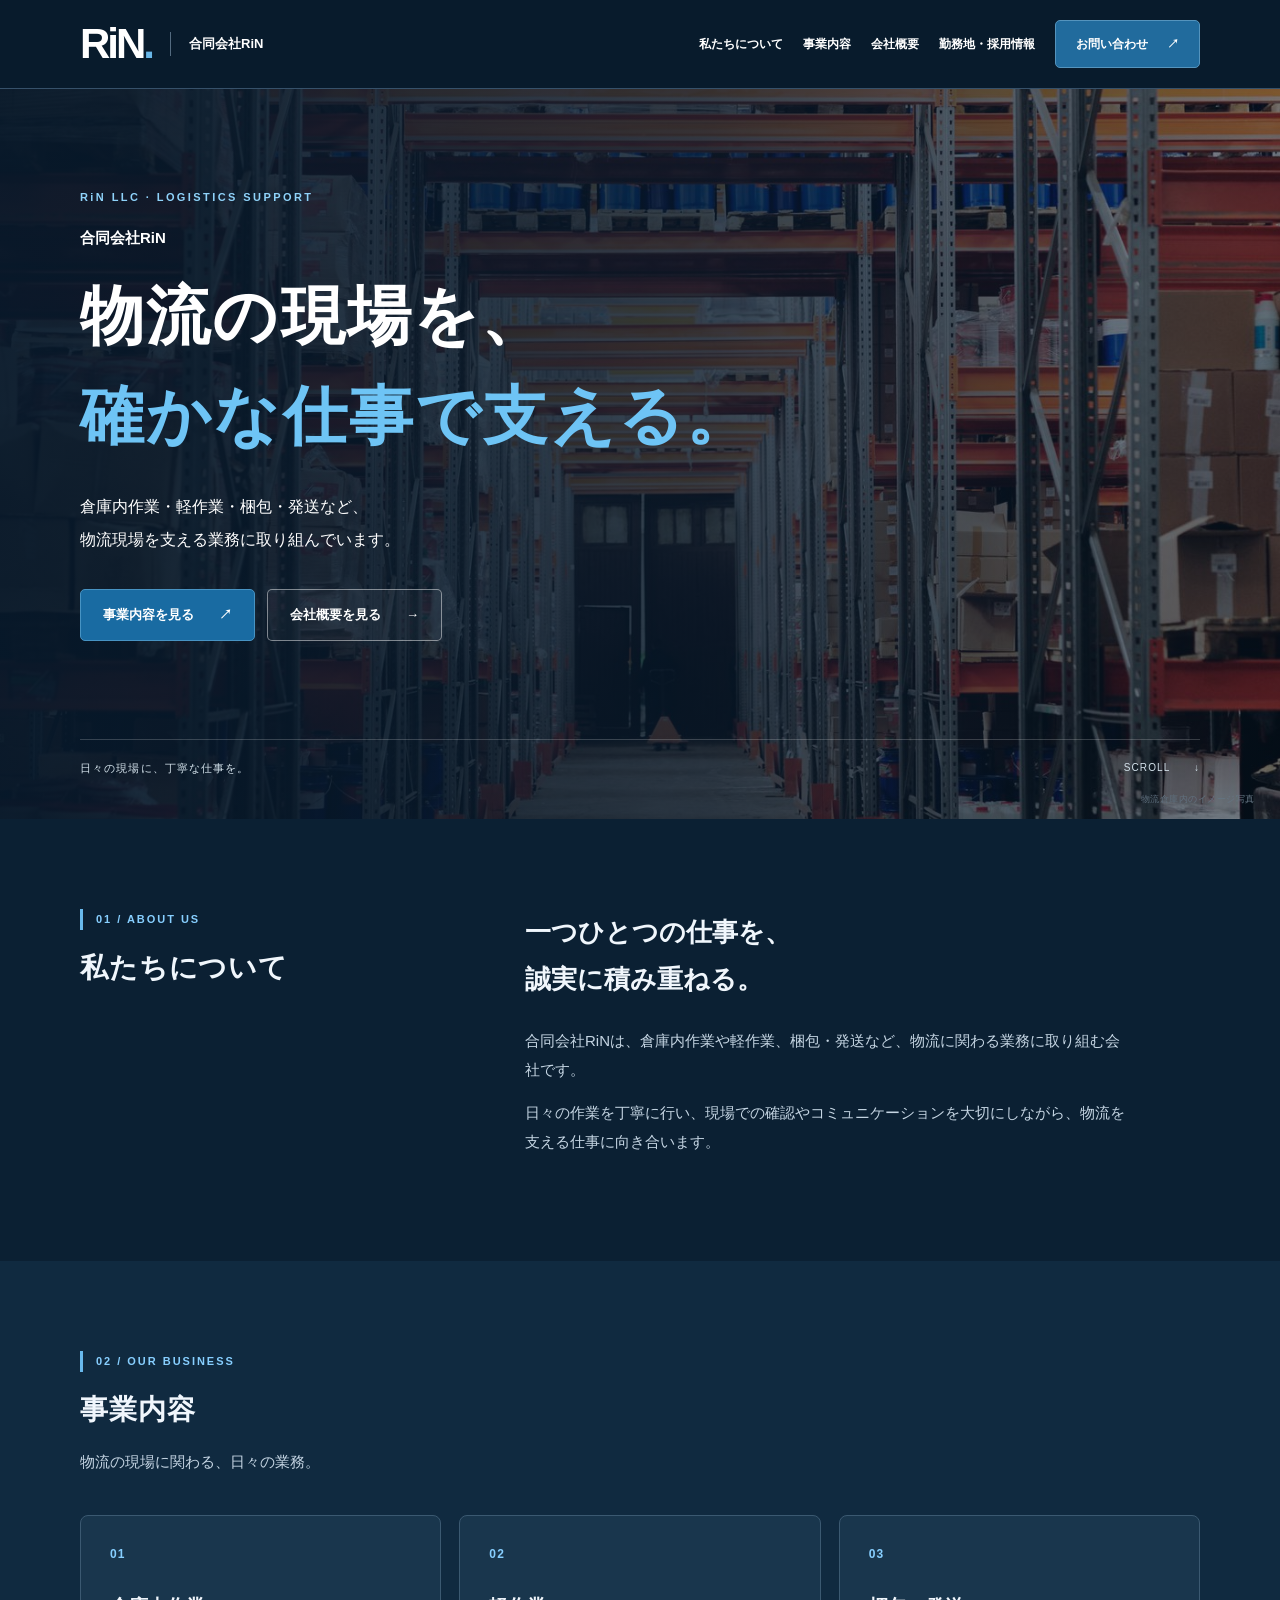
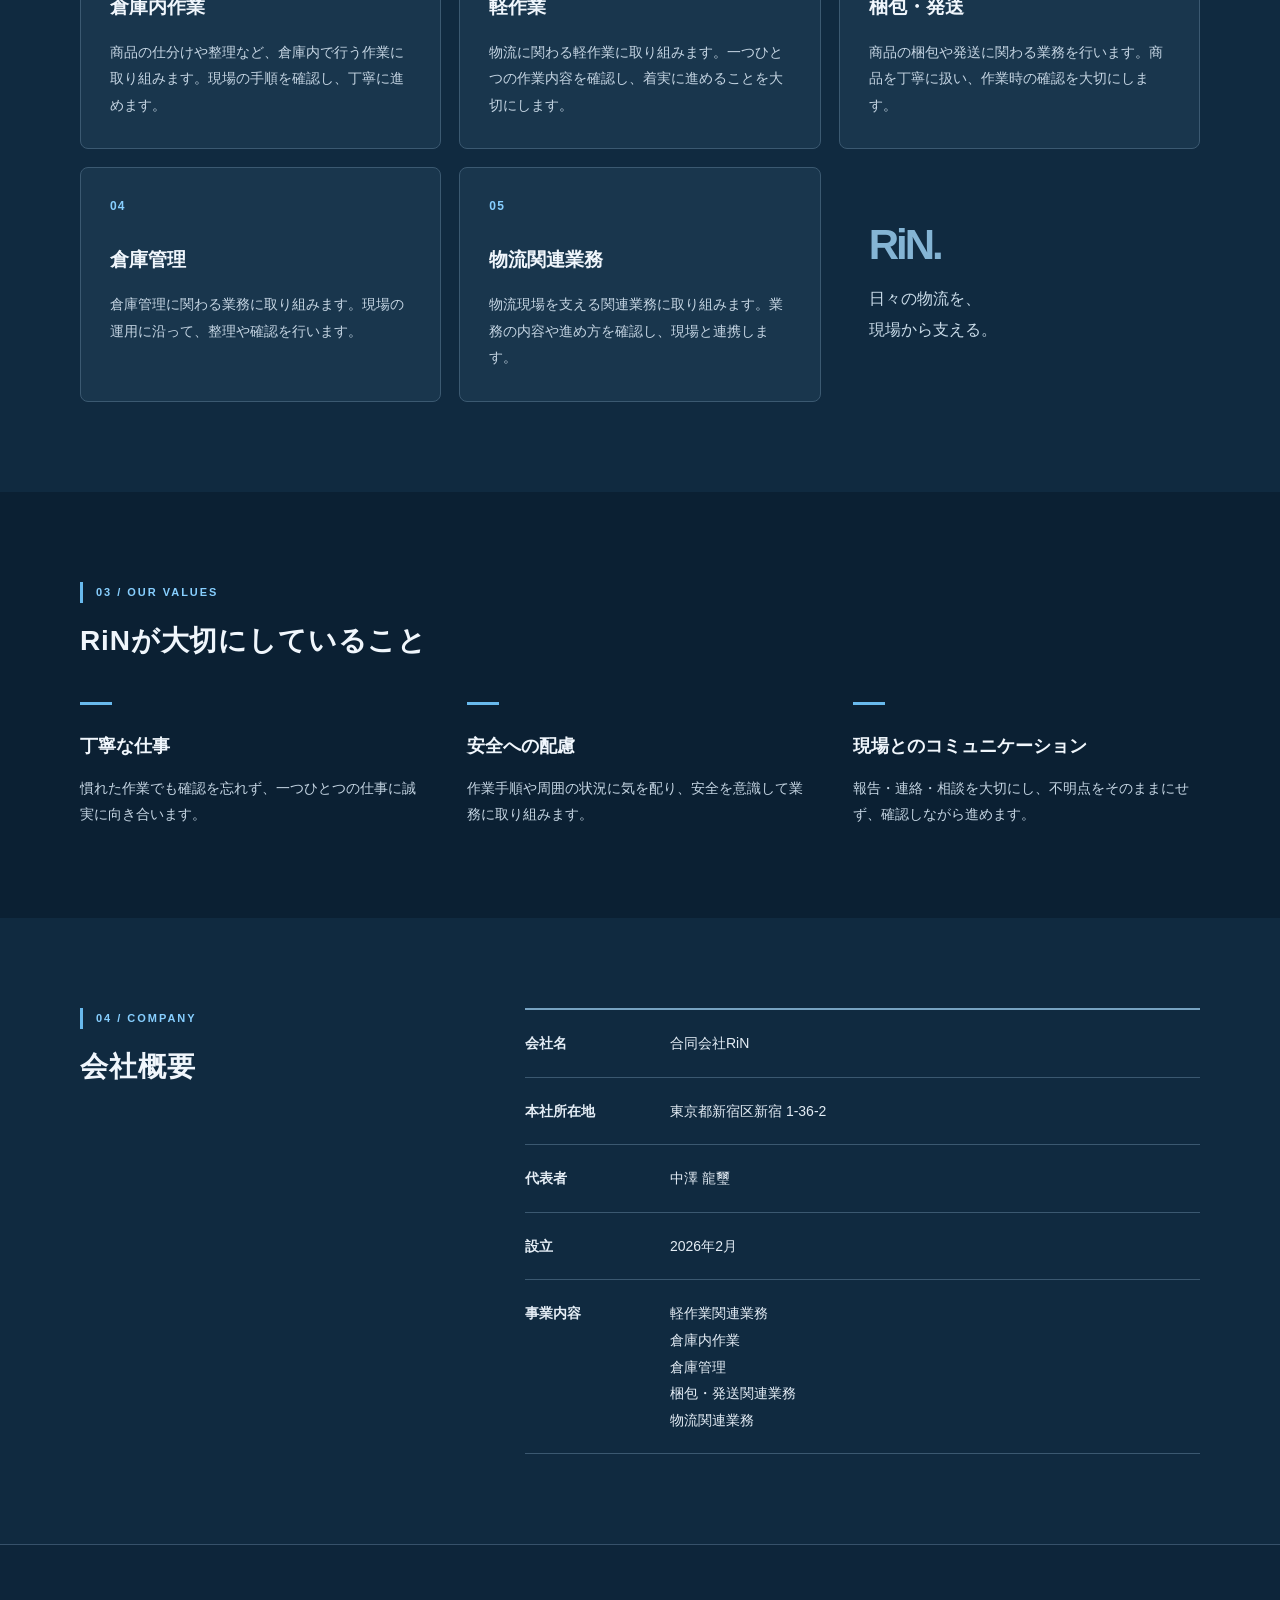
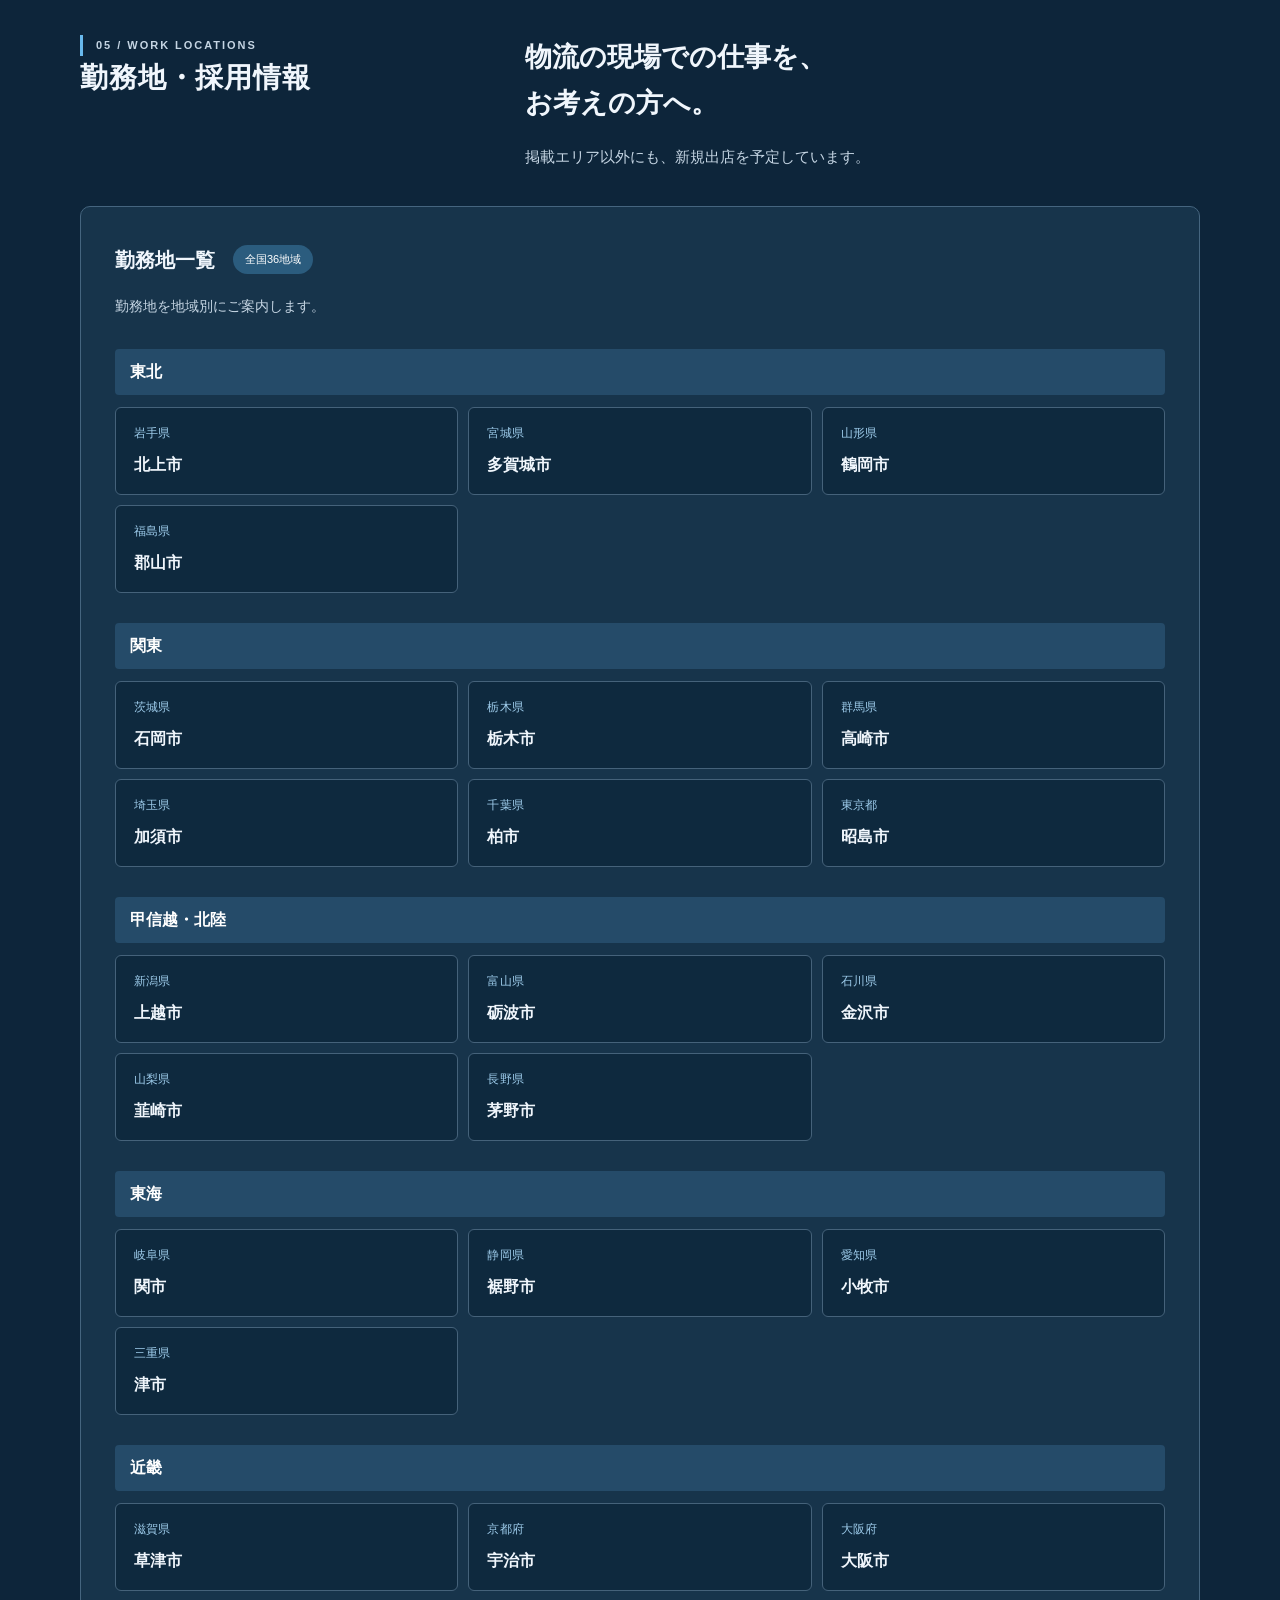
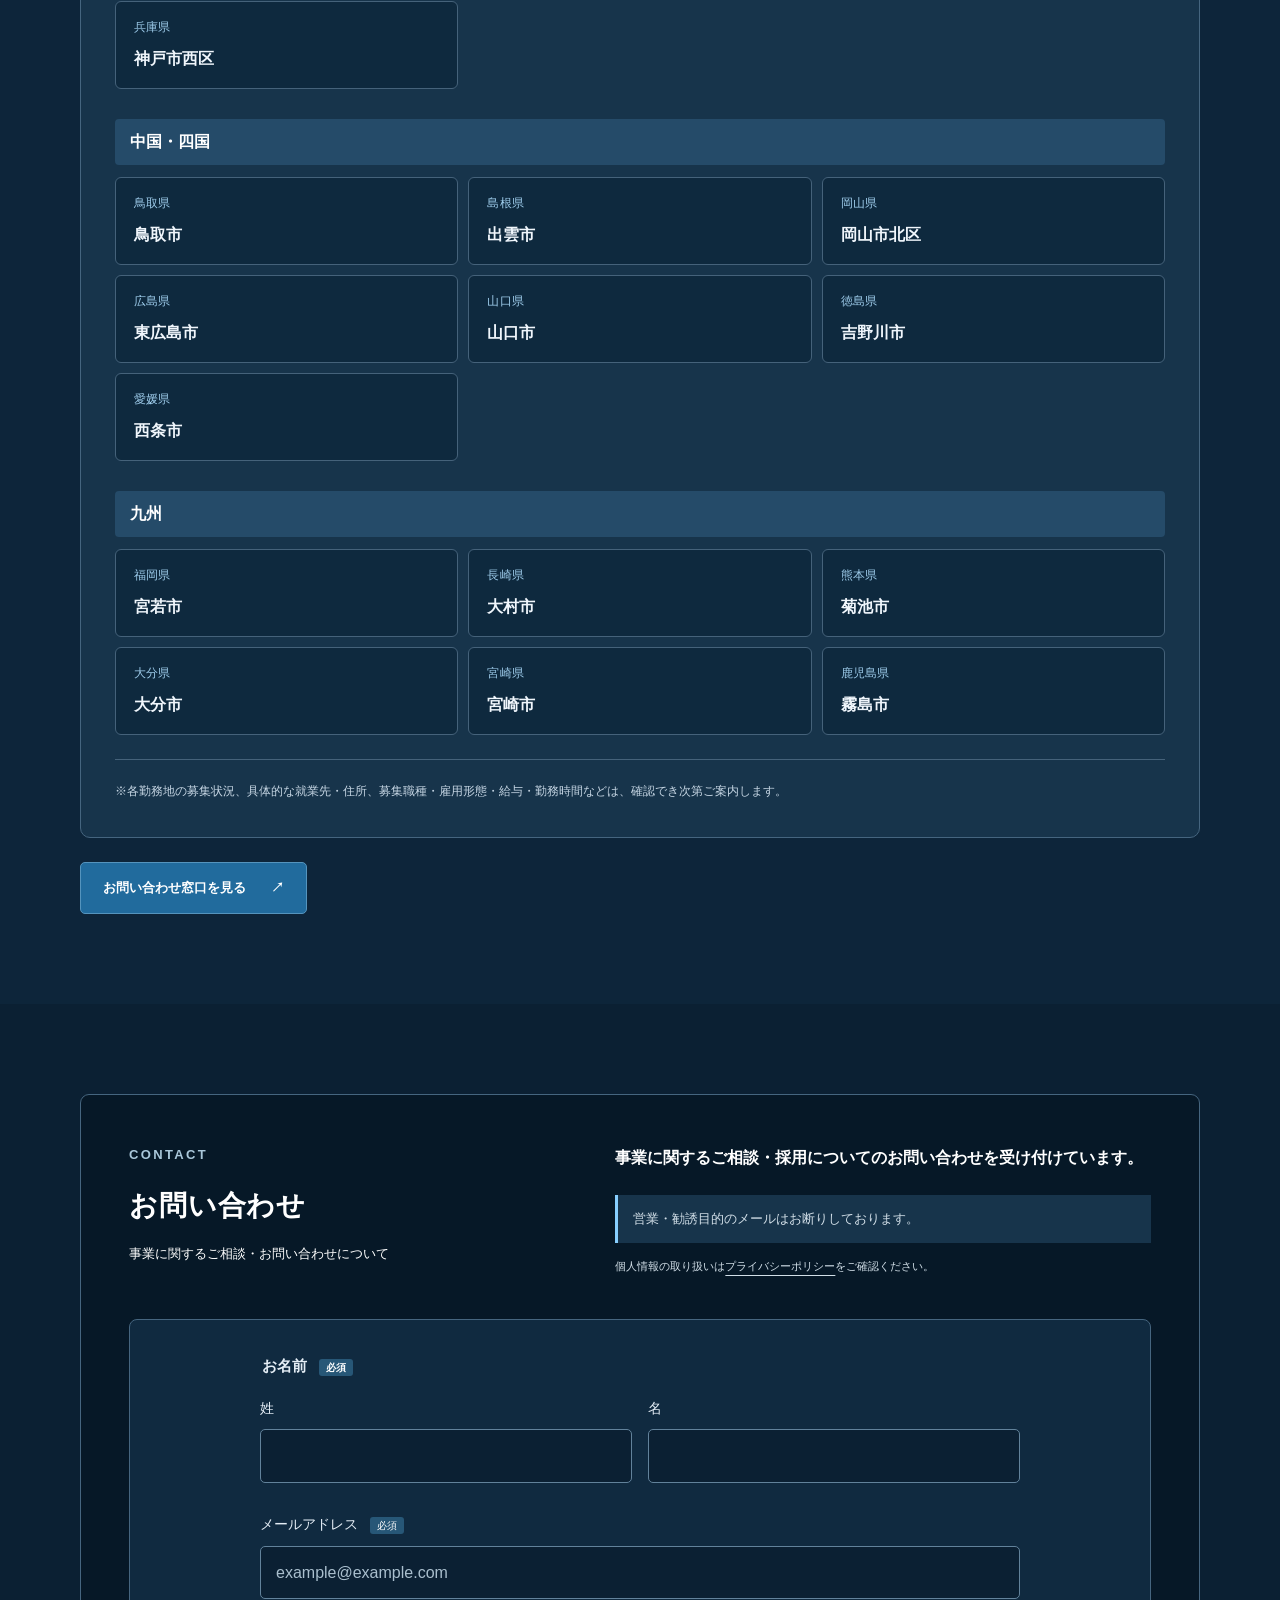
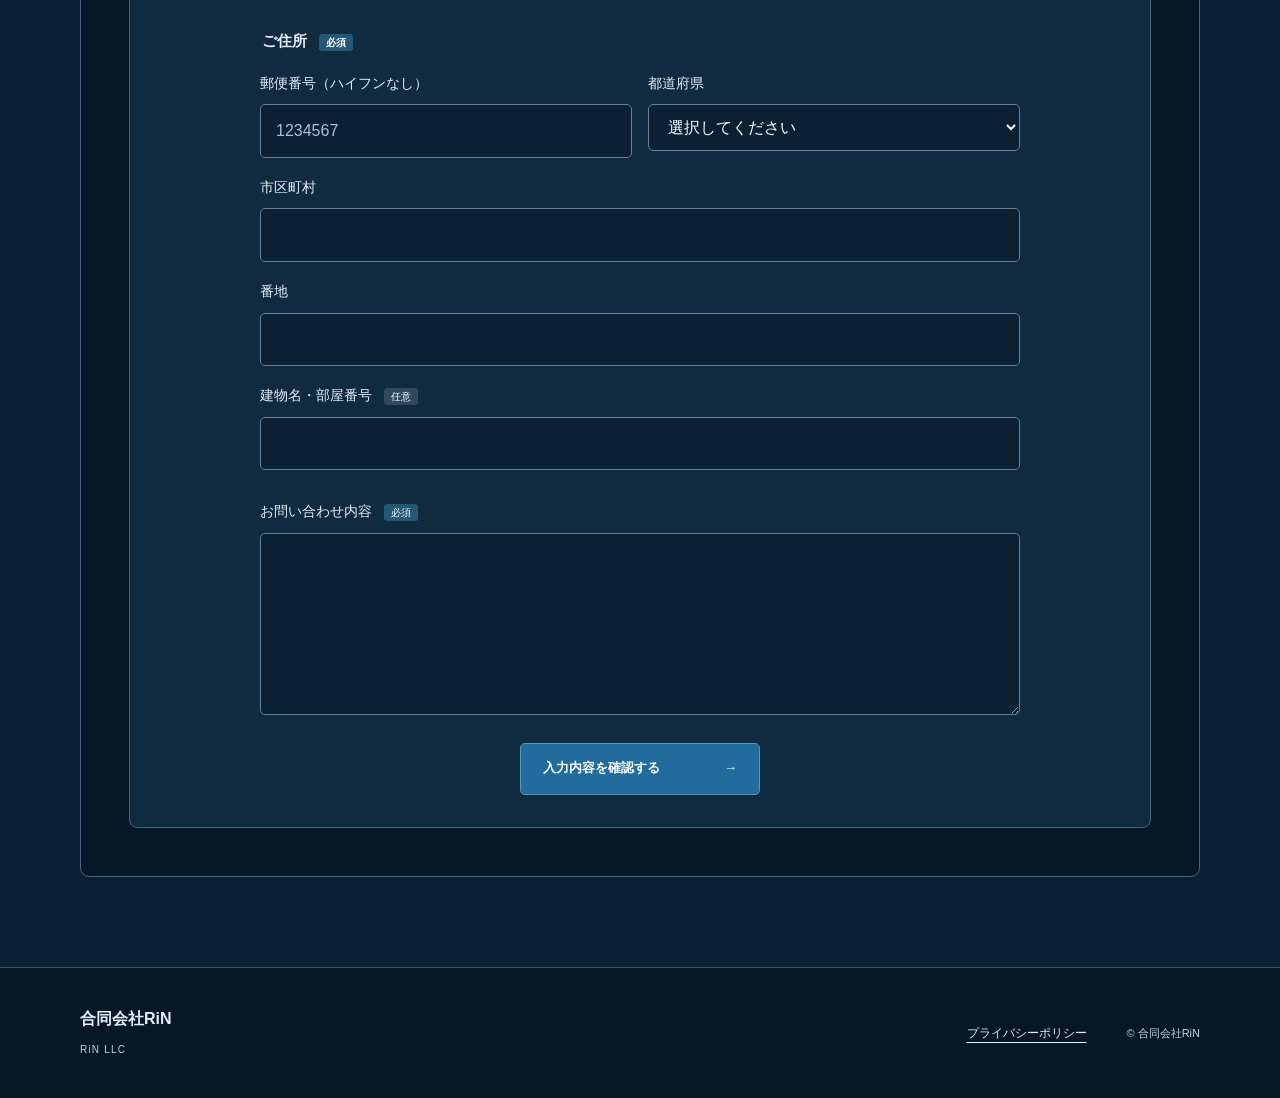
<file: index.html>
<!doctype html>
<html lang="ja">
<head>
  <meta charset="UTF-8">
  <meta name="viewport" content="width=device-width, initial-scale=1">
  <title>合同会社RiN｜倉庫内作業・軽作業・物流関連業務</title>
  <meta name="description" content="合同会社RiN（RiN LLC）は、倉庫内作業・軽作業・倉庫管理・梱包・発送など、物流現場を支える業務に取り組んでいます。事業内容と会社概要をご紹介します。">
  <link rel="canonical" href="https://ri-n1.com/">
  <meta property="og:type" content="website">
  <meta property="og:locale" content="ja_JP">
  <meta property="og:site_name" content="合同会社RiN">
  <meta property="og:title" content="合同会社RiN｜物流の現場を、確かな仕事で支える。">
  <meta property="og:description" content="倉庫内作業・軽作業・梱包・発送など、物流現場を支える業務に取り組んでいます。">
  <meta property="og:url" content="https://ri-n1.com/">
  <!-- OGP画像を追加する場合：assets/images/ogp.png を用意し、og:image に絶対URLを設定してください。 -->
  <link rel="icon" type="image/svg+xml" href="assets/images/favicon.svg">
  <link rel="stylesheet" href="css/style.css">
  <script src="js/main.js" defer></script>
</head>
<body>
<a class="skip-link" href="#main">本文へ移動</a>
<header class="site-header">
  <div class="container header-inner">
    <a class="brand" href="./" aria-label="合同会社RiN トップ"><span class="wordmark">RiN<span class="brand-dot">.</span></span><span class="brand-name">合同会社RiN</span></a>
    <button class="menu-toggle" type="button" aria-expanded="false" aria-controls="site-nav" hidden><span class="menu-lines" aria-hidden="true"></span><span class="menu-label">メニュー</span></button>
    <nav id="site-nav" aria-label="メインナビゲーション"><a href="#about">私たちについて</a><a href="#services">事業内容</a><a href="#company">会社概要</a><a href="#recruit">勤務地・採用情報</a><a class="nav-contact" href="#contact">お問い合わせ <span aria-hidden="true">↗</span></a></nav>
  </div>
</header>
<main id="main">
  <section class="hero hero-immersive" aria-labelledby="hero-title">
    <div class="container hero-inner">
      <div class="hero-copy"><p class="eyebrow">RiN LLC · LOGISTICS SUPPORT</p><p class="hero-company">合同会社RiN</p><h1 id="hero-title">物流の現場を、<br><span class="hero-accent">確かな仕事で支える。</span></h1><p class="hero-description">倉庫内作業・軽作業・梱包・発送など、<br class="desktop-break">物流現場を支える業務に取り組んでいます。</p><div class="actions"><a class="button primary" href="#services">事業内容を見る <span aria-hidden="true">↗</span></a><a class="button secondary" href="#company">会社概要を見る <span aria-hidden="true">→</span></a></div></div>
      <figure class="hero-photo"><img src="assets/images/warehouse.jpg" alt="商品を載せた保管棚と通路が並ぶ物流倉庫内のイメージ" width="1400" height="2100" fetchpriority="high"><figcaption>物流倉庫内のイメージ写真</figcaption></figure>
    </div>
    <div class="hero-bottom container"><span>日々の現場に、丁寧な仕事を。</span><a href="#about">SCROLL <span aria-hidden="true">↓</span></a></div>
  </section>
  <section id="about" class="section container about-section" aria-labelledby="about-title"><div class="section-heading"><p class="eyebrow">01 / ABOUT US</p><h2 id="about-title">私たちについて</h2></div><div class="about-copy"><h3>一つひとつの仕事を、<br>誠実に積み重ねる。</h3><p>合同会社RiNは、倉庫内作業や軽作業、梱包・発送など、物流に関わる業務に取り組む会社です。</p><p>日々の作業を丁寧に行い、現場での確認やコミュニケーションを大切にしながら、物流を支える仕事に向き合います。</p></div></section>
  <section id="services" class="section services-section" aria-labelledby="services-title"><div class="container"><div class="section-heading"><p class="eyebrow">02 / OUR BUSINESS</p><h2 id="services-title">事業内容</h2><p>物流の現場に関わる、日々の業務。</p></div><div class="service-grid">
    <article class="service-card"><span class="service-number">01</span><h3>倉庫内作業</h3><p>商品の仕分けや整理など、倉庫内で行う作業に取り組みます。現場の手順を確認し、丁寧に進めます。</p></article>
    <article class="service-card"><span class="service-number">02</span><h3>軽作業</h3><p>物流に関わる軽作業に取り組みます。一つひとつの作業内容を確認し、着実に進めることを大切にします。</p></article>
    <article class="service-card"><span class="service-number">03</span><h3>梱包・発送</h3><p>商品の梱包や発送に関わる業務を行います。商品を丁寧に扱い、作業時の確認を大切にします。</p></article>
    <article class="service-card"><span class="service-number">04</span><h3>倉庫管理</h3><p>倉庫管理に関わる業務に取り組みます。現場の運用に沿って、整理や確認を行います。</p></article>
    <article class="service-card"><span class="service-number">05</span><h3>物流関連業務</h3><p>物流現場を支える関連業務に取り組みます。業務の内容や進め方を確認し、現場と連携します。</p></article>
    <div class="service-note"><span class="small-wordmark" aria-hidden="true">RiN.</span><p>日々の物流を、<br>現場から支える。</p></div>
  </div></div></section>
  <section class="section container" aria-labelledby="values-title"><div class="section-heading"><p class="eyebrow">03 / OUR VALUES</p><h2 id="values-title">RiNが大切にしていること</h2></div><div class="values-grid"><article><span class="value-line" aria-hidden="true"></span><h3>丁寧な仕事</h3><p>慣れた作業でも確認を忘れず、一つひとつの仕事に誠実に向き合います。</p></article><article><span class="value-line" aria-hidden="true"></span><h3>安全への配慮</h3><p>作業手順や周囲の状況に気を配り、安全を意識して業務に取り組みます。</p></article><article><span class="value-line" aria-hidden="true"></span><h3>現場とのコミュニケーション</h3><p>報告・連絡・相談を大切にし、不明点をそのままにせず、確認しながら進めます。</p></article></div></section>
  <section id="company" class="section company-section" aria-labelledby="company-title"><div class="container company-inner"><div class="section-heading"><p class="eyebrow">04 / COMPANY</p><h2 id="company-title">会社概要</h2></div><dl class="company-table"><div><dt>会社名</dt><dd>合同会社RiN</dd></div><!-- 会社情報の編集箇所：本社所在地・代表者・設立。変更時は以下のdd内を編集してください。 --><div><dt>本社所在地</dt><dd>東京都新宿区新宿 1-36-2</dd></div><div><dt>代表者</dt><dd>中澤 龍璽</dd></div><div><dt>設立</dt><dd>2026年2月</dd></div><div><dt>事業内容</dt><dd>軽作業関連業務<br>倉庫内作業<br>倉庫管理<br>梱包・発送関連業務<br>物流関連業務</dd></div></dl></div></section>
  <section id="recruit" class="section recruit-section" aria-labelledby="recruit-title"><div class="container"><div class="recruit-intro"><div class="section-heading"><p class="eyebrow">05 / WORK LOCATIONS</p><h2 id="recruit-title">勤務地・採用情報</h2></div><div><h3>物流の現場での仕事を、<br>お考えの方へ。</h3><p>掲載エリア以外にも、新規出店を予定しています。</p></div></div><div class="location-panel"><div class="location-header"><h3>勤務地一覧</h3><span class="status-badge">全国36地域</span></div><p>勤務地を地域別にご案内します。</p><!-- 勤務地の編集箇所：地域ごとのliを編集・追加してください。 --><section class="location-group" aria-label="東北の勤務地"><h4>東北</h4><ul class="location-list"><li><span>岩手県</span>北上市</li><li><span>宮城県</span>多賀城市</li><li><span>山形県</span>鶴岡市</li><li><span>福島県</span>郡山市</li></ul></section><section class="location-group" aria-label="関東の勤務地"><h4>関東</h4><ul class="location-list"><li><span>茨城県</span>石岡市</li><li><span>栃木県</span>栃木市</li><li><span>群馬県</span>高崎市</li><li><span>埼玉県</span>加須市</li><li><span>千葉県</span>柏市</li><li><span>東京都</span>昭島市</li></ul></section><section class="location-group" aria-label="甲信越・北陸の勤務地"><h4>甲信越・北陸</h4><ul class="location-list"><li><span>新潟県</span>上越市</li><li><span>富山県</span>砺波市</li><li><span>石川県</span>金沢市</li><li><span>山梨県</span>韮崎市</li><li><span>長野県</span>茅野市</li></ul></section><section class="location-group" aria-label="東海の勤務地"><h4>東海</h4><ul class="location-list"><li><span>岐阜県</span>関市</li><li><span>静岡県</span>裾野市</li><li><span>愛知県</span>小牧市</li><li><span>三重県</span>津市</li></ul></section><section class="location-group" aria-label="近畿の勤務地"><h4>近畿</h4><ul class="location-list"><li><span>滋賀県</span>草津市</li><li><span>京都府</span>宇治市</li><li><span>大阪府</span>大阪市</li><li><span>兵庫県</span>神戸市西区</li></ul></section><section class="location-group" aria-label="中国・四国の勤務地"><h4>中国・四国</h4><ul class="location-list"><li><span>鳥取県</span>鳥取市</li><li><span>島根県</span>出雲市</li><li><span>岡山県</span>岡山市北区</li><li><span>広島県</span>東広島市</li><li><span>山口県</span>山口市</li><li><span>徳島県</span>吉野川市</li><li><span>愛媛県</span>西条市</li></ul></section><section class="location-group" aria-label="九州の勤務地"><h4>九州</h4><ul class="location-list"><li><span>福岡県</span>宮若市</li><li><span>長崎県</span>大村市</li><li><span>熊本県</span>菊池市</li><li><span>大分県</span>大分市</li><li><span>宮崎県</span>宮崎市</li><li><span>鹿児島県</span>霧島市</li></ul></section><p class="location-note">※各勤務地の募集状況、具体的な就業先・住所、募集職種・雇用形態・給与・勤務時間などは、確認でき次第ご案内します。</p></div><a class="button primary recruit-contact" href="#contact">お問い合わせ窓口を見る <span aria-hidden="true">↗</span></a></div></section>
  <section id="contact" class="section container" aria-labelledby="contact-title"><div class="contact-panel contact-panel-embedded"><div><p class="eyebrow">CONTACT</p><h2 id="contact-title">お問い合わせ</h2><p>事業に関するご相談・お問い合わせについて</p></div><div class="contact-details"><p class="contact-status">事業に関するご相談・採用についてのお問い合わせを受け付けています。</p><p class="contact-sales-notice">営業・勧誘目的のメールはお断りしております。</p><p class="contact-privacy">個人情報の取り扱いは<a href="privacy.html">プライバシーポリシー</a>をご確認ください。</p></div><div class="contact-form-wrap native-form-wrap"><form id="rin-contact-form" class="rin-contact-form" action="https://ssl.form-mailer.jp/fms/0dc1958a892070/submissions/confirm" method="post" target="rin-contact-result" accept-charset="UTF-8"><input type="hidden" name="validated" value="0"><fieldset><legend>お名前 <span class="required-mark">必須</span></legend><div class="form-two-columns"><label for="contact-sei">姓<input id="contact-sei" name="field_7804465_sei" required maxlength="2500" autocomplete="family-name"></label><label for="contact-mei">名<input id="contact-mei" name="field_7804465_mei" required maxlength="2500" autocomplete="given-name"></label></div></fieldset><label for="contact-mail">メールアドレス <span class="required-mark">必須</span><input id="contact-mail" name="field_7804466" type="email" required maxlength="2500" autocomplete="email" placeholder="example@example.com"></label><fieldset><legend>ご住所 <span class="required-mark">必須</span></legend><div class="form-two-columns"><label for="contact-zip">郵便番号（ハイフンなし）<input id="contact-zip" name="field_7804469_zip" required pattern="[0-9]{7}" maxlength="7" inputmode="numeric" autocomplete="postal-code" placeholder="1234567"></label><label for="contact-pref">都道府県<select id="contact-pref" name="field_7804469_pref" required autocomplete="address-level1"><option value="">選択してください</option><option value="北海道">北海道</option><option value="青森県">青森県</option><option value="岩手県">岩手県</option><option value="宮城県">宮城県</option><option value="秋田県">秋田県</option><option value="山形県">山形県</option><option value="福島県">福島県</option><option value="茨城県">茨城県</option><option value="栃木県">栃木県</option><option value="群馬県">群馬県</option><option value="埼玉県">埼玉県</option><option value="千葉県">千葉県</option><option value="東京都">東京都</option><option value="神奈川県">神奈川県</option><option value="新潟県">新潟県</option><option value="富山県">富山県</option><option value="石川県">石川県</option><option value="福井県">福井県</option><option value="山梨県">山梨県</option><option value="長野県">長野県</option><option value="岐阜県">岐阜県</option><option value="静岡県">静岡県</option><option value="愛知県">愛知県</option><option value="三重県">三重県</option><option value="滋賀県">滋賀県</option><option value="京都府">京都府</option><option value="大阪府">大阪府</option><option value="兵庫県">兵庫県</option><option value="奈良県">奈良県</option><option value="和歌山県">和歌山県</option><option value="鳥取県">鳥取県</option><option value="島根県">島根県</option><option value="岡山県">岡山県</option><option value="広島県">広島県</option><option value="山口県">山口県</option><option value="徳島県">徳島県</option><option value="香川県">香川県</option><option value="愛媛県">愛媛県</option><option value="高知県">高知県</option><option value="福岡県">福岡県</option><option value="佐賀県">佐賀県</option><option value="長崎県">長崎県</option><option value="熊本県">熊本県</option><option value="大分県">大分県</option><option value="宮崎県">宮崎県</option><option value="鹿児島県">鹿児島県</option><option value="沖縄県">沖縄県</option><option value="その他">その他</option></select></label></div><label for="contact-city">市区町村<input id="contact-city" name="field_7804469_city" required maxlength="250" autocomplete="address-level2"></label><label for="contact-block">番地<input id="contact-block" name="field_7804469_block" required maxlength="250" autocomplete="address-line1"></label><label for="contact-building">建物名・部屋番号 <span class="optional-mark">任意</span><input id="contact-building" name="field_7804469_building" maxlength="250" autocomplete="address-line2"></label></fieldset><label for="contact-message">お問い合わせ内容 <span class="required-mark">必須</span><textarea id="contact-message" name="field_7804471" rows="6" required></textarea></label><button type="submit" class="button primary">入力内容を確認する <span aria-hidden="true">→</span></button></form><div id="rin-contact-result-panel" hidden><h3 tabindex="-1" id="rin-result-heading">お問い合わせ内容の確認</h3><p>内容をご確認のうえ、画面内の送信ボタンで送信してください。</p><iframe name="rin-contact-result" title="お問い合わせ内容の確認・送信結果" class="contact-form-frame" width="100%" height="1500"></iframe><button type="button" id="rin-contact-edit" class="button secondary">入力画面に戻る</button></div></div></div></section>
</main>
<footer class="site-footer"><div class="container footer-inner"><div><span class="footer-name">合同会社RiN</span><span class="footer-en">RiN LLC</span></div><a href="privacy.html">プライバシーポリシー</a><small>© 合同会社RiN</small></div></footer>
</body>
</html>
</file>
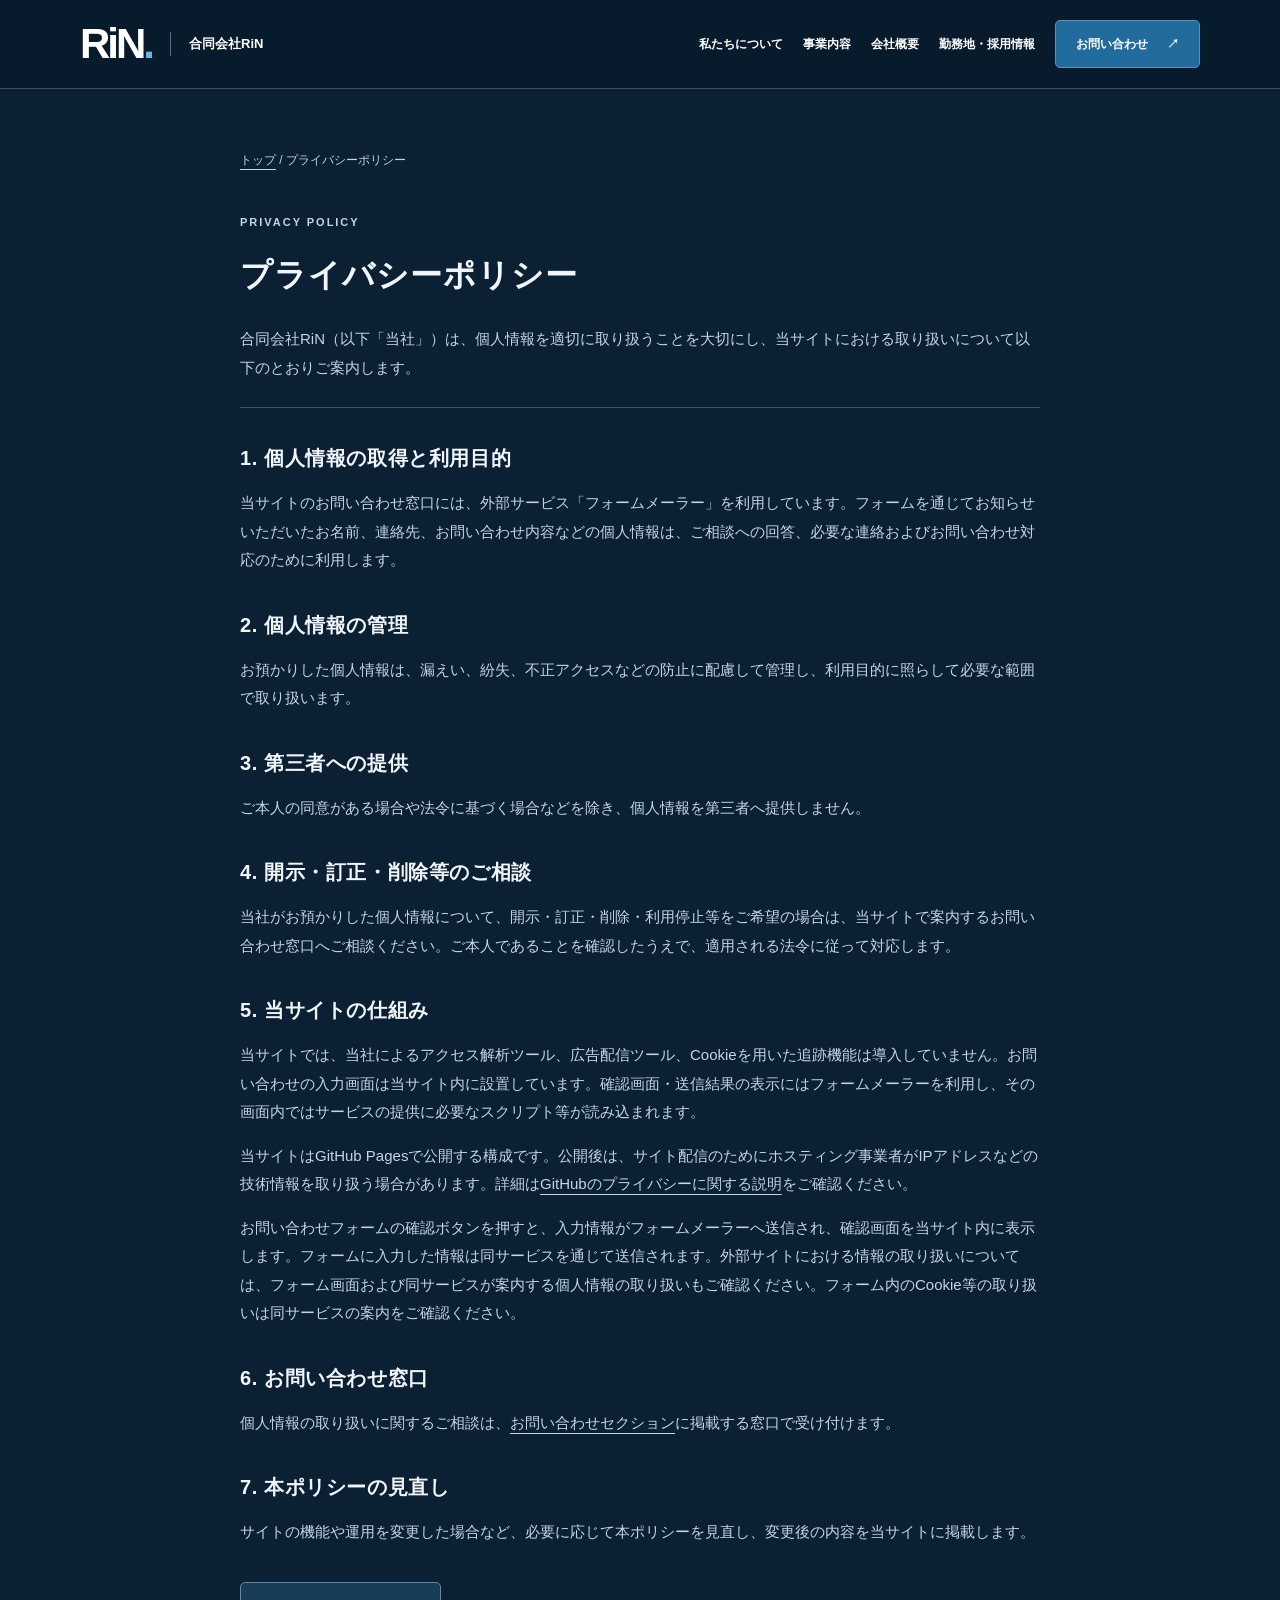
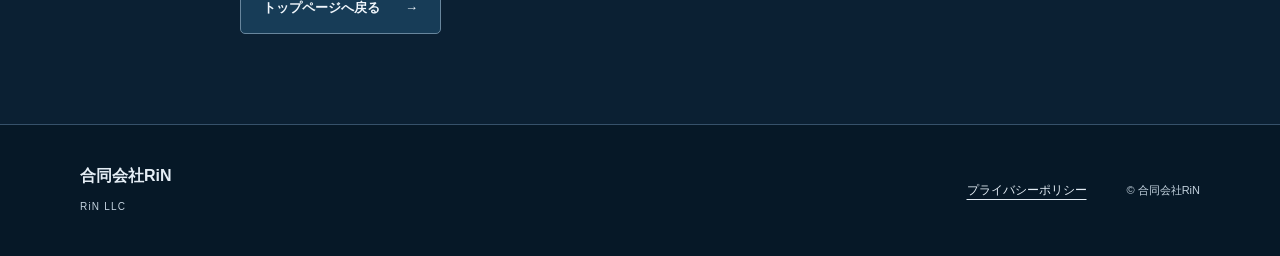
<file: privacy.html>
<!doctype html>
<html lang="ja">
<head>
  <meta charset="UTF-8"><meta name="viewport" content="width=device-width, initial-scale=1">
  <title>プライバシーポリシー｜合同会社RiN</title>
  <meta name="description" content="合同会社RiNのWebサイトにおける個人情報の取り扱いについてご案内します。">
  <link rel="canonical" href="https://ri-n1.com/privacy.html">
  <meta property="og:type" content="website"><meta property="og:locale" content="ja_JP"><meta property="og:site_name" content="合同会社RiN"><meta property="og:title" content="プライバシーポリシー｜合同会社RiN"><meta property="og:description" content="当サイトにおける個人情報の取り扱いについて。"><meta property="og:url" content="https://ri-n1.com/privacy.html">
  <link rel="icon" type="image/svg+xml" href="assets/images/favicon.svg"><link rel="stylesheet" href="css/style.css"><script src="js/main.js" defer></script>
</head>
<body>
<a class="skip-link" href="#main">本文へ移動</a>
<header class="site-header"><div class="container header-inner"><a class="brand" href="./" aria-label="合同会社RiN トップ"><span class="wordmark">RiN<span class="brand-dot">.</span></span><span class="brand-name">合同会社RiN</span></a><button class="menu-toggle" type="button" aria-expanded="false" aria-controls="site-nav" hidden><span class="menu-lines" aria-hidden="true"></span><span class="menu-label">メニュー</span></button><nav id="site-nav" aria-label="メインナビゲーション"><a href="index.html#about">私たちについて</a><a href="index.html#services">事業内容</a><a href="index.html#company">会社概要</a><a href="index.html#recruit">勤務地・採用情報</a><a class="nav-contact" href="index.html#contact">お問い合わせ <span aria-hidden="true">↗</span></a></nav></div></header>
<main id="main" class="container privacy-main"><div class="breadcrumb"><a href="./">トップ</a> / プライバシーポリシー</div><p class="eyebrow">PRIVACY POLICY</p><h1>プライバシーポリシー</h1><p class="privacy-intro">合同会社RiN（以下「当社」）は、個人情報を適切に取り扱うことを大切にし、当サイトにおける取り扱いについて以下のとおりご案内します。</p>
<h2>1. 個人情報の取得と利用目的</h2><p>当サイトのお問い合わせ窓口には、外部サービス「フォームメーラー」を利用しています。フォームを通じてお知らせいただいたお名前、連絡先、お問い合わせ内容などの個人情報は、ご相談への回答、必要な連絡およびお問い合わせ対応のために利用します。</p>
<h2>2. 個人情報の管理</h2><p>お預かりした個人情報は、漏えい、紛失、不正アクセスなどの防止に配慮して管理し、利用目的に照らして必要な範囲で取り扱います。</p>
<h2>3. 第三者への提供</h2><p>ご本人の同意がある場合や法令に基づく場合などを除き、個人情報を第三者へ提供しません。</p>
<h2>4. 開示・訂正・削除等のご相談</h2><p>当社がお預かりした個人情報について、開示・訂正・削除・利用停止等をご希望の場合は、当サイトで案内するお問い合わせ窓口へご相談ください。ご本人であることを確認したうえで、適用される法令に従って対応します。</p>
<h2>5. 当サイトの仕組み</h2><p>当サイトでは、当社によるアクセス解析ツール、広告配信ツール、Cookieを用いた追跡機能は導入していません。お問い合わせの入力画面は当サイト内に設置しています。確認画面・送信結果の表示にはフォームメーラーを利用し、その画面内ではサービスの提供に必要なスクリプト等が読み込まれます。</p><p>当サイトはGitHub Pagesで公開する構成です。公開後は、サイト配信のためにホスティング事業者がIPアドレスなどの技術情報を取り扱う場合があります。詳細は<a href="https://docs.github.com/en/site-policy/privacy-policies/github-privacy-statement">GitHubのプライバシーに関する説明</a>をご確認ください。</p>
<p>お問い合わせフォームの確認ボタンを押すと、入力情報がフォームメーラーへ送信され、確認画面を当サイト内に表示します。フォームに入力した情報は同サービスを通じて送信されます。外部サイトにおける情報の取り扱いについては、フォーム画面および同サービスが案内する個人情報の取り扱いもご確認ください。フォーム内のCookie等の取り扱いは同サービスの案内をご確認ください。</p><h2>6. お問い合わせ窓口</h2><p>個人情報の取り扱いに関するご相談は、<a href="index.html#contact">お問い合わせセクション</a>に掲載する窓口で受け付けます。</p>
<h2>7. 本ポリシーの見直し</h2><p>サイトの機能や運用を変更した場合など、必要に応じて本ポリシーを見直し、変更後の内容を当サイトに掲載します。</p>
<div class="back-link"><a class="button secondary" href="./">トップページへ戻る <span aria-hidden="true">→</span></a></div></main>
<footer class="site-footer"><div class="container footer-inner"><div><span class="footer-name">合同会社RiN</span><span class="footer-en">RiN LLC</span></div><a href="privacy.html" aria-current="page">プライバシーポリシー</a><small>© 合同会社RiN</small></div></footer>
</body>
</html>
</file>
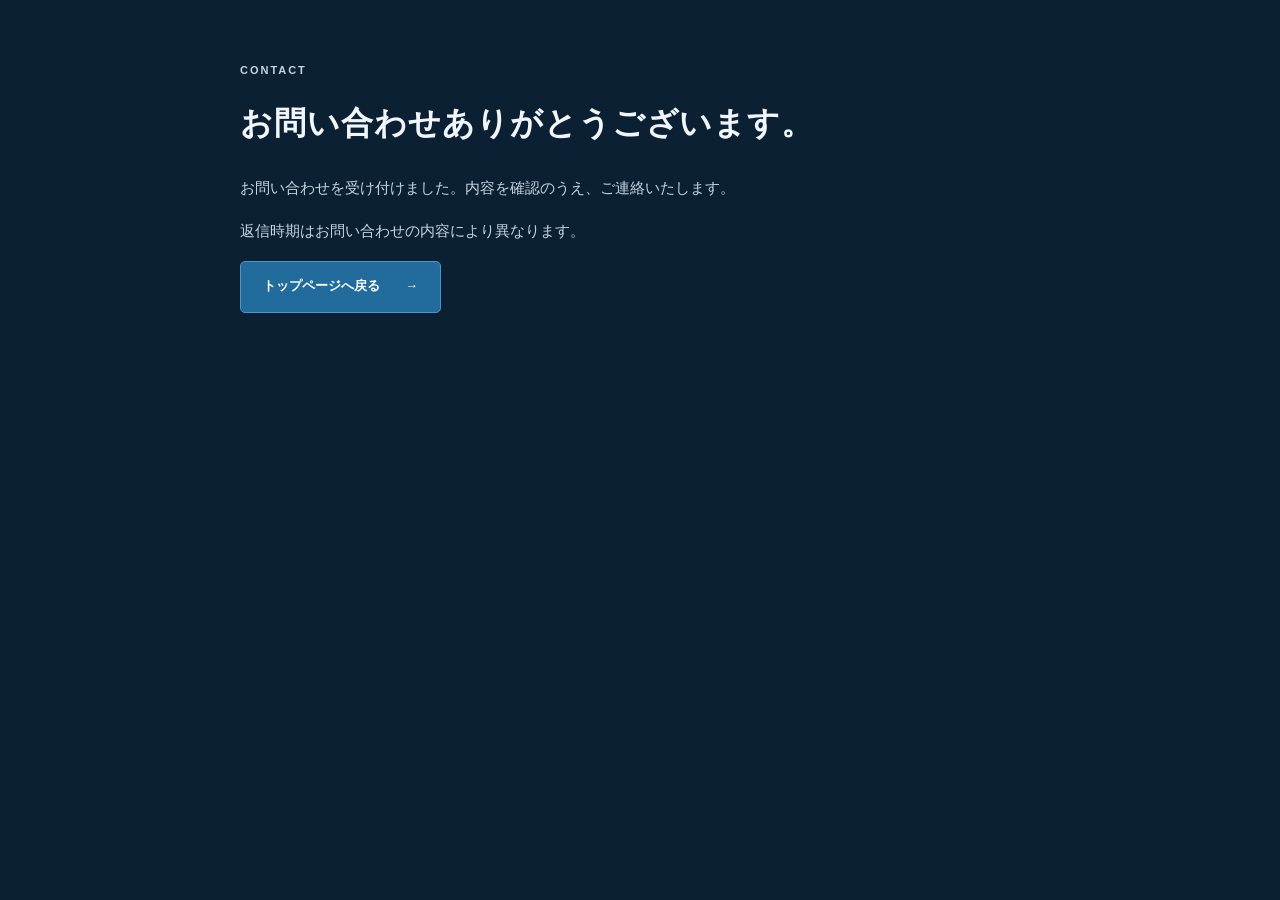
<file: thanks.html>
<!doctype html>
<html lang="ja"><head><meta charset="UTF-8"><meta name="viewport" content="width=device-width, initial-scale=1"><meta name="robots" content="noindex, nofollow"><title>お問い合わせ完了｜合同会社RiN</title><link rel="icon" type="image/svg+xml" href="assets/images/favicon.svg"><link rel="stylesheet" href="css/style.css"></head><body><main class="container privacy-main"><p class="eyebrow">CONTACT</p><h1>お問い合わせありがとうございます。</h1><p>お問い合わせを受け付けました。内容を確認のうえ、ご連絡いたします。</p><p>返信時期はお問い合わせの内容により異なります。</p><a class="button primary" href="index.html" target="_top">トップページへ戻る <span aria-hidden="true">→</span></a></main></body></html>
</file>
<file: css/style.css>
:root{--navy:#142e47;--blue:#21618b;--ink:#233b4c;--muted:#526675;--line:#dce4e9;--pale:#f2f6f8;--white:#fff}*{box-sizing:border-box}html{scroll-behavior:smooth;scroll-padding-top:100px}body{margin:0;color:var(--ink);background:#fff;font-family:-apple-system,BlinkMacSystemFont,"Hiragino Kaku Gothic ProN","Yu Gothic",Meiryo,sans-serif;font-size:15px;line-height:1.9;overflow-wrap:anywhere}a{color:inherit;text-underline-offset:5px}button{font:inherit}a,button{-webkit-tap-highlight-color:transparent}a:focus-visible,button:focus-visible{outline:3px solid #ca8c2b;outline-offset:5px}[hidden]{display:none!important}.container{width:min(1120px,calc(100% - 80px));margin-inline:auto}.skip-link{position:fixed;top:-100px;left:15px;background:white;padding:12px;z-index:100}.skip-link:focus{top:10px}.site-header{position:sticky;top:0;background:rgba(255,255,255,.97);z-index:20;border-bottom:1px solid var(--line)}.header-inner{min-height:88px;display:flex;align-items:center;justify-content:space-between;gap:20px}.brand{display:flex;align-items:center;gap:18px;text-decoration:none;flex-shrink:0}.wordmark{font-size:42px;letter-spacing:-3px;font-weight:800;line-height:1}.brand-dot{color:#5486a4}.brand-name{font-size:13px;font-weight:600;border-left:1px solid var(--line);padding-left:18px}nav{display:flex;align-items:center;gap:27px}nav a{font-size:13px;text-decoration:none;font-weight:600}nav a:hover{color:var(--blue)}.nav-contact{background:var(--navy);color:white;padding:12px 20px;border-radius:5px}.nav-contact:hover{color:white;background:var(--blue)}.nav-contact span{margin-left:16px}.hero{background:linear-gradient(115deg,#f4f7f9,#eaf1f5);overflow:hidden}.hero-inner{display:grid;grid-template-columns:1.2fr 1fr;align-items:center;min-height:570px;gap:20px}.eyebrow{font-size:11px;font-weight:700;letter-spacing:.18em;color:var(--blue);margin:0 0 16px}.hero-company{font-size:15px;margin:0 0 15px;font-weight:600}h1{font-size:clamp(30px,3.3vw,46px);line-height:1.65;letter-spacing:.03em;margin:0 0 24px;color:var(--navy);font-weight:700}.hero-description{color:var(--muted);margin:0 0 32px;line-height:2}.actions{display:flex;flex-wrap:wrap;gap:12px}.button{display:inline-flex;align-items:center;justify-content:space-between;gap:25px;min-height:52px;padding:12px 22px;border-radius:5px;font-weight:600;text-decoration:none;font-size:13px;border:1px solid transparent}.primary{background:var(--navy);color:white}.primary:hover{background:var(--blue)}.secondary{border-color:#bdccd6;background:#ffffff80}.secondary:hover{background:white}.hero-bottom{border-top:1px solid #cddbe3;display:flex;justify-content:space-between;padding-top:18px;padding-bottom:22px;font-size:11px;letter-spacing:.1em;color:var(--muted)}.hero-bottom a{text-decoration:none;font-size:10px}.hero-bottom a span{margin-left:20px}.warehouse-art{height:350px;position:relative;isolation:isolate}.art-grid{position:absolute;inset:-25px -60px;background-image:linear-gradient(#bdd0dd33 1px,transparent 1px),linear-gradient(90deg,#bdd0dd33 1px,transparent 1px);background-size:35px 35px;transform:skewY(-7deg);mask-image:linear-gradient(90deg,transparent,#000 25%,#000 80%,transparent);z-index:-1}.warehouse{position:absolute;top:83px;left:7%;width:86%;height:182px;background:linear-gradient(90deg,#d3e1e9,#e4edf2);border:1px solid #97b0c2;box-shadow:17px 16px 0 #bacfdd66;transform:skewY(-7deg);border-top:7px solid #547b96}.roof-line{position:absolute;top:-34px;left:-1px;right:-1px;height:28px;background:#cfdee8;clip-path:polygon(9% 0,91% 0,100% 100%,0 100%)}.warehouse-label{position:absolute;top:12px;left:22px;font-size:30px;font-weight:800;letter-spacing:-2px;color:#456a84}.warehouse-door{position:absolute;bottom:0;width:21%;height:91px;background:repeating-linear-gradient(0deg,#92adbf 0px,#92adbf 2px,#a8c0cf 2px,#a8c0cf 11px);border:4px solid #7899b0;border-bottom:0}.door-one{left:10%}.door-two{left:40%}.door-three{left:70%}.parcel{position:absolute;width:45px;height:45px;background:#f5f7f7;border:1px solid #8da6b6;transform:skewY(-7deg);box-shadow:8px 5px 0 #bdd0dc}.parcel:after{content:"";position:absolute;left:18px;width:8px;height:100%;background:#b4c9d5}.parcel-one{left:0;bottom:62px}.parcel-two{left:41px;bottom:68px;width:35px;height:34px}.ground-line{position:absolute;bottom:59px;left:-10px;right:-10px;height:1px;background:#92adbf;transform:rotate(-7deg)}.art-caption{position:absolute;bottom:9px;right:0;font-size:9px;letter-spacing:.19em;color:#54758b}.section{padding-block:90px}.section-heading{margin-bottom:38px}.section-heading h2,h2{font-size:28px;line-height:1.6;letter-spacing:.03em;margin:0;color:var(--navy)}.section-heading>p:last-child:not(.eyebrow){margin:15px 0 0;color:var(--muted)}.about-section{display:grid;grid-template-columns:1fr 1.8fr;gap:70px}.about-copy h3{font-size:26px;line-height:1.8;margin:0 0 25px;color:var(--navy)}.about-copy p{color:var(--muted);margin:15px 0;max-width:600px}.services-section{background:var(--pale)}.service-grid{display:grid;grid-template-columns:repeat(3,1fr);gap:18px}.service-card{background:white;border:1px solid var(--line);border-radius:8px;padding:27px 29px 30px}.service-number{font-size:12px;color:var(--blue);letter-spacing:.1em;display:block;margin-bottom:24px}.service-card h3{font-size:19px;margin:0 0 13px}.service-card p{font-size:14px;color:var(--muted);margin:0}.service-note{padding:30px;display:flex;flex-direction:column;justify-content:center;align-items:flex-start}.small-wordmark{font-size:42px;font-weight:800;letter-spacing:-3px;color:#7292a7;line-height:1}.service-note p{font-size:16px;color:#547084;margin:18px 0 0}.values-grid{display:grid;grid-template-columns:repeat(3,1fr);gap:40px}.value-line{display:block;width:32px;height:3px;background:#467f9f;margin-bottom:24px}.values-grid h3{font-size:18px;margin:0 0 12px}.values-grid p{font-size:14px;color:var(--muted);margin:0}.company-section{background:var(--pale)}.company-inner{display:grid;grid-template-columns:1fr 1.8fr;gap:70px}.company-table{margin:0;border-top:1px solid #bdccd6}.company-table>div{display:grid;grid-template-columns:125px 1fr;border-bottom:1px solid var(--line);padding:20px 0;gap:20px}.company-table dt{font-weight:600;font-size:14px}.company-table dd{margin:0;font-size:14px}.unset{color:var(--muted)}.contact-panel{background:var(--navy);color:white;border-radius:9px;padding:48px;display:grid;grid-template-columns:1fr 1.2fr;gap:40px}.contact-panel h2{color:white}.contact-panel .eyebrow{color:#a9c7da}.contact-panel p{font-size:13px}.contact-status{font-weight:600;font-size:16px!important;margin-top:0}.contact-details>p:nth-child(2){color:#d2dfe8}.contact-privacy{font-size:11px!important;color:#d2dfe8;margin-bottom:0}.contact-button{background:white;color:var(--navy);margin-bottom:12px;max-width:100%}.site-footer{border-top:1px solid var(--line);padding:36px 0}.footer-inner{display:flex;align-items:center;gap:40px}.footer-name{font-size:16px;font-weight:700;display:block}.footer-en{font-size:10px;letter-spacing:.12em;color:var(--muted)}.footer-inner>a{font-size:12px;margin-left:auto}.footer-inner small{font-size:11px;color:var(--muted)}.menu-toggle{display:none}.privacy-main{max-width:800px;padding-block:60px 90px}.breadcrumb{font-size:12px;margin-bottom:40px;color:var(--muted)}.privacy-main h1{font-size:32px}.privacy-main h2{font-size:20px;margin:34px 0 12px}.privacy-main p{color:var(--muted)}.privacy-main ul{padding-left:22px;color:var(--muted)}.back-link{margin-top:35px}.privacy-intro{border-bottom:1px solid var(--line);padding-bottom:25px}
@media(max-width:1000px){nav{gap:16px}.brand-name{display:none}.hero-inner{grid-template-columns:1.3fr 1fr}.warehouse-art{height:310px}.company-inner,.about-section{gap:35px}.contact-panel{padding:35px;gap:25px}.service-card{padding:23px}}
@media(max-width:760px){html{scroll-padding-top:85px}.container{width:calc(100% - 40px)}.header-inner{min-height:73px;flex-wrap:wrap;gap:0}.wordmark{font-size:35px}.brand-name{display:block;font-size:11px;padding-left:13px}.brand{gap:13px}.menu-toggle:not([hidden]){display:flex;align-items:center;gap:9px;background:white;border:1px solid var(--line);border-radius:5px;padding:9px 11px;color:var(--navy);font-size:11px}.menu-lines{width:17px;height:12px;border-block:1.5px solid currentColor;position:relative}.menu-lines:after{content:"";height:1.5px;position:absolute;top:4px;left:0;right:0;background:currentColor}nav{width:100%;flex-direction:column;align-items:stretch;gap:0;padding:8px 0 18px}nav a{padding:12px 8px}.nav-contact{margin-top:8px;padding:12px}.hero-inner{display:block;min-height:0;padding-top:48px}.eyebrow{font-size:10px;margin-bottom:14px}h1{font-size:clamp(27px,6vw,38px);line-height:1.7}.hero-company{font-size:13px}.hero-description{font-size:14px;margin-bottom:25px}.actions{gap:10px}.button{padding:12px 16px;gap:16px;font-size:12px}.warehouse-art{height:255px;width:min(380px,90%);margin:15px auto 0}.warehouse{top:55px;height:145px}.warehouse-door{height:70px}.warehouse-label{font-size:25px}.ground-line{bottom:46px}.parcel-one{bottom:48px}.parcel-two{bottom:54px}.art-caption{bottom:9px;font-size:8px}.hero-bottom{margin-top:15px;font-size:9px}.section{padding-block:58px}.section-heading{margin-bottom:28px}.section-heading h2,h2{font-size:24px}.about-section,.company-inner{display:block}.about-copy h3{font-size:22px}.about-copy p{font-size:14px}.service-grid{grid-template-columns:1fr 1fr;gap:12px}.service-card{padding:22px 18px}.service-card h3{font-size:17px}.service-card p{font-size:13px}.service-number{margin-bottom:18px}.service-note{padding:20px}.values-grid{grid-template-columns:1fr;gap:30px}.value-line{margin-bottom:14px}.company-table>div{grid-template-columns:86px 1fr;gap:16px;padding:18px 0}.company-table dt,.company-table dd{font-size:13px}.contact-panel{grid-template-columns:1fr;padding:29px 23px;gap:20px}.contact-panel p{margin-bottom:0}.contact-details>p{margin-top:12px}.contact-privacy{margin-top:22px!important}.contact-button{margin-top:16px}.footer-inner{flex-wrap:wrap;gap:18px}.footer-inner>a{font-size:11px}.footer-inner small{width:100%}.privacy-main{padding-block:35px 60px}.privacy-main h1{font-size:26px}}
@media(max-width:380px){.service-grid{grid-template-columns:1fr}.service-note{display:none}.actions{flex-direction:column;align-items:stretch}.hero-bottom>span{letter-spacing:0}.brand-name{font-size:10px}.desktop-break{display:none}}
@media(prefers-reduced-motion:reduce){html{scroll-behavior:auto}}

/* トップ：倉庫内の実写写真 */
.hero-inner{gap:48px;grid-template-columns:1.1fr 1fr}.hero-photo{margin:36px 0;position:relative;min-width:0}.hero-photo img{display:block;width:100%;height:440px;object-fit:cover;object-position:center 58%;border-radius:8px;box-shadow:0 18px 40px #142e4714}.hero-photo figcaption{font-size:10px;color:var(--muted);text-align:right;margin-top:9px;letter-spacing:.06em}@media(max-width:1000px){.hero-inner{gap:25px}.hero-photo img{height:410px}}@media(max-width:760px){.hero-photo{margin:32px 0 24px}.hero-photo img{height:280px;object-position:center 58%}.hero-photo figcaption{font-size:9px}.hero-inner{display:block}}

/* 写真を大きく使うトップと勤務地の案内 */
.hero-immersive{position:relative;isolation:isolate;background:#122a3d;color:#fff}.hero-immersive .hero-photo{position:absolute;inset:0;margin:0;z-index:-2}.hero-immersive .hero-photo img{width:100%;height:100%;border-radius:0;object-fit:cover;object-position:center 55%;box-shadow:none}.hero-immersive:after{content:"";position:absolute;inset:0;z-index:-1;background:linear-gradient(90deg,rgba(8,25,42,.91),rgba(8,25,42,.73) 55%,rgba(8,25,42,.44))}.hero-immersive .hero-inner{display:flex;min-height:650px;padding-block:75px;align-items:center}.hero-immersive .hero-copy{width:100%;max-width:960px}.hero-immersive h1{color:#fff;font-size:clamp(38px,5vw,68px);font-weight:800;line-height:1.55;letter-spacing:.035em}.hero-accent{color:#a1d8f5}.hero-immersive .eyebrow{color:#a1d8f5;letter-spacing:.22em}.hero-immersive .hero-description{color:#e1eaf0;font-size:16px;line-height:2.1}.hero-immersive .hero-company{color:#fff}.hero-immersive .primary{background:#c4e5f7;color:#142e47}.hero-immersive .primary:hover{background:#fff}.hero-immersive .secondary{color:#fff;border-color:#ffffff75;background:#ffffff08}.hero-immersive .secondary:hover{background:#ffffff20}.hero-immersive .hero-bottom{position:relative;color:#d4e2eb;border-color:#ffffff30;padding-bottom:26px}.hero-immersive figcaption{position:absolute;bottom:11px;right:25px;color:#d4e2eb;font-size:9px}.hero-immersive .hero-bottom{padding-bottom:40px}.section-heading .eyebrow{border-left:3px solid #6599b8;padding-left:13px}.recruit-section{background:#eaf1f5;border-top:1px solid var(--line)}.recruit-intro{display:grid;grid-template-columns:1fr 1.8fr;gap:70px;margin-bottom:34px}.recruit-intro h3{font-size:27px;line-height:1.7;margin:0 0 16px;color:var(--navy)}.recruit-intro p{color:var(--muted);margin:0}.location-panel{background:white;border:1px solid #d3e0e8;border-radius:10px;padding:34px}.location-header{display:flex;align-items:center;gap:18px;flex-wrap:wrap}.location-header h3{font-size:20px;margin:0}.status-badge{font-size:11px;padding:4px 12px;border-radius:30px;background:#edf3f7;color:#526675}.location-panel>p{color:var(--muted);font-size:14px}.location-list{list-style:none;padding:0;display:grid;grid-template-columns:repeat(2,1fr);gap:12px;margin:25px 0}.location-list li{border:1px solid var(--line);border-radius:6px;padding:16px 20px;font-size:14px}.location-list li span{display:block;color:var(--blue);font-size:10px;letter-spacing:.1em;margin-bottom:5px}.location-note{font-size:12px!important;border-top:1px solid var(--line);padding-top:20px;margin:24px 0 0}.recruit-contact{margin-top:24px}nav{gap:20px}nav a{font-size:12px}
@media(max-width:1000px){nav{gap:13px}.recruit-intro{gap:35px}}
@media(max-width:760px){.hero-immersive .hero-inner{min-height:600px;padding-block:55px}.hero-immersive h1{font-size:clamp(28px,7vw,48px);line-height:1.7}.hero-immersive .hero-description{font-size:14px}.hero-immersive:after{background:linear-gradient(90deg,#08192ae8,#08192aad)}.hero-immersive .hero-photo{margin:0}.hero-immersive .hero-photo img{height:100%;object-position:53% center}.hero-immersive .hero-bottom{margin-top:0}.recruit-intro{display:block}.recruit-intro h3{font-size:23px}.location-panel{padding:24px 20px}.location-list{grid-template-columns:1fr}.location-list li{padding:14px 16px}.location-panel>p{font-size:13px}}

/* 濃いネイビーと明瞭な文字色 */
:root{--navy:#0b2239;--blue:#124e79;--ink:#152d40;--muted:#364e60;--line:#b5c7d4;--pale:#dfe8f0}
.site-header{background:#0b2239;color:#fff;border-bottom-color:#31495e}.brand-name{border-left-color:#536b80}.brand-dot{color:#68b6e7}nav a:hover{color:#9ed6f6}.nav-contact{background:#24638d;border:1px solid #5988a9}.hero-accent{color:#6ec4f5}.hero-immersive:after{background:linear-gradient(90deg,#07192bf2,#07192bce 55%,#07192b85)}.hero-immersive .primary{background:#196ba2;color:#fff;border-color:#4793c3}.hero-immersive .primary:hover{background:#155884;color:#fff}.hero-immersive .eyebrow{color:#8fd3fa}.hero-immersive .hero-description{color:#fff}.service-card{border-color:#afc3d2;box-shadow:0 4px 16px #102e4510}.service-number{color:#175982;font-weight:700}.service-note p{color:#294e68}.small-wordmark{color:#365f7b}.section-heading .eyebrow{border-left-color:#226c9a}.value-line{background:#1d6593}.company-table{border-top:2px solid #54758e}.company-table dt{color:#102c43}.contact-panel{background:#0b2239}.site-footer{background:#0b2239;color:white;border-top-color:#304c63}.footer-en,.footer-inner small{color:#c4d3df}.recruit-section{background:#d6e2ec}.location-panel{border-color:#a7bdce;box-shadow:0 6px 24px #12334d0c}.status-badge{background:#123f61;color:white}.location-group{margin-top:30px}.location-group h4{font-size:16px;line-height:1.6;color:#fff;background:#183d59;border-radius:4px;margin:0;padding:10px 15px}.location-list{grid-template-columns:repeat(3,minmax(0,1fr));gap:10px;margin:12px 0 0}.location-list li{background:#edf2f6;border-color:#bdceda;color:#122e44;font-size:16px;font-weight:600;padding:14px 18px}.location-list li span{color:#375e78;font-size:12px;font-weight:500;letter-spacing:.02em}.location-note{border-color:#b5c7d4}.menu-toggle:not([hidden]){background:#153a56;color:#fff;border-color:#59768e}
@media(max-width:760px){.location-list{grid-template-columns:repeat(2,minmax(0,1fr))}.location-list li{font-size:14px;padding:12px}.location-list li span{font-size:11px}.hero-immersive:after{background:linear-gradient(90deg,#07192bf0,#07192bb8)}}
@media(max-width:360px){.location-list{grid-template-columns:1fr}}

/* 全ページ：濃いネイビーの背景 */
:root{--navy:#f0f6fc;--blue:#85cfff;--ink:#e4edf5;--muted:#bdcddd;--line:#3b5870;--pale:#102a40}
body{background:#0b2033;color:var(--ink)}
h1,h2,.section-heading h2,.about-copy h3,.recruit-intro h3{color:#f0f6fc}
.site-header{background:#081b2c;border-bottom-color:#36516a}
.services-section,.company-section{background:#102a40}
.recruit-section{background:#0d253a;border-color:#36516a}
.service-card{background:#19364d;border-color:#3b5971;box-shadow:none}
.service-card h3,.values-grid h3,.location-header h3{color:#f0f6fc}
.service-number,.eyebrow{color:#87cfff}
.service-card p,.about-copy p,.values-grid p,.recruit-intro p,.section-heading>p:last-child:not(.eyebrow){color:#c5d5e3}
.service-note p{color:#cadce9}.small-wordmark{color:#84b4d4}
.section-heading .eyebrow{border-left-color:#68b9ed}.value-line{background:#68b9ed}
.company-table{border-top-color:#78a3c2}.company-table dt,.company-table dd{color:#e4edf5}.company-table .unset{color:#b9ccdc}
.company-table>div{border-bottom-color:#3b5870}
.location-panel{background:#17344b;border-color:#45657f;box-shadow:none}
.location-panel>p{color:#c5d5e3}.location-group h4{background:#254b69;color:#fff}
.location-list li{background:#0e293e;border-color:#45627a;color:#f0f6fc}
.location-list li span{color:#9dcbea}.location-note{border-color:#45627a}
.status-badge{background:#2b5c7e;color:#fff}
.primary,.nav-contact{background:#216b9d;color:#fff;border-color:#5594bd}.primary:hover,.nav-contact:hover{background:#2c80b5;color:#fff}
.secondary{background:#173c57;border-color:#68869d;color:#f0f6fc}.secondary:hover{background:#24506f}
.contact-panel{background:#061827;border:1px solid #45657f}.contact-panel h2{color:#fff}
.contact-button{background:#e5f3fc;color:#102e45}
.site-footer{background:#061827;border-top-color:#36516a;color:#e4edf5}
.privacy-main p,.privacy-main ul,.breadcrumb{color:#c5d5e3}.privacy-intro{border-color:#3b5870}
.skip-link{background:#fff;color:#102e45}
.menu-toggle:not([hidden]){background:#193d58;color:#fff;border-color:#68869d}

.contact-panel .contact-sales-notice{margin-top:22px;padding:12px 15px;border-left:3px solid #87cfff;background:#17344b;color:#f0f6fc;font-size:13px;line-height:1.8}

.contact-panel .contact-external-note{font-size:11px;color:#c5d5e3;margin-top:6px}

/* お問い合わせフォームをページ内に表示 */
.contact-panel-embedded{grid-template-columns:1fr 1.2fr;align-items:start}
.contact-form-wrap{grid-column:1/-1;min-width:0;background:#fff;border-radius:8px;padding:18px;overflow:hidden;color-scheme:light}
.contact-form-frame{display:block;width:100%;height:1500px;border:0;background:#fff}
.contact-panel .contact-form-fallback{grid-column:1/-1;font-size:11px;color:#bdcddd;margin:0}
@media(max-width:760px){.contact-panel-embedded{grid-template-columns:1fr;padding:28px 18px}.contact-form-wrap{padding:4px;border-radius:5px}.contact-form-frame{height:1800px}}

/* HPと配色を統一した入力フォーム */
.native-form-wrap{background:#102a40;color:#e4edf5;border:1px solid #45657f;padding:32px;color-scheme:dark}
.rin-contact-form{max-width:760px;margin:auto;display:grid;gap:28px}.rin-contact-form fieldset{border:0;margin:0;padding:0;min-width:0;display:grid;gap:16px}.rin-contact-form legend{font-weight:600;margin-bottom:14px;font-size:15px}.rin-contact-form label{display:block;font-size:14px;font-weight:500}.form-two-columns{display:grid;grid-template-columns:1fr 1fr;gap:16px}.rin-contact-form input:not([type=hidden]),.rin-contact-form select,.rin-contact-form textarea{display:block;width:100%;min-width:0;font:inherit;font-size:16px;padding:13px 15px;border:1px solid #62829b;border-radius:5px;margin-top:8px;background:#0b2033;color:#fff;line-height:1.6}.rin-contact-form textarea{resize:vertical}.rin-contact-form input::placeholder{color:#aabfce}.rin-contact-form input:focus,.rin-contact-form select:focus,.rin-contact-form textarea:focus{outline:2px solid #85cfff;outline-offset:2px}.required-mark,.optional-mark{font-size:10px;border-radius:3px;padding:3px 7px;margin-left:8px;background:#275777;color:#fff}.optional-mark{background:#31495d}.rin-contact-form button{justify-self:center;min-width:240px;cursor:pointer}.native-form-wrap #rin-contact-result-panel>p{color:#c5d5e3;font-size:13px}.native-form-wrap .contact-form-frame{border-radius:6px;color-scheme:light;margin-block:20px}.native-form-wrap button:focus-visible{outline:3px solid #85cfff;outline-offset:4px}
@media(max-width:760px){.native-form-wrap{padding:22px 16px}.form-two-columns{grid-template-columns:1fr}.rin-contact-form{gap:24px}}

#rin-contact-result-panel{scroll-margin-top:110px}
</file>
